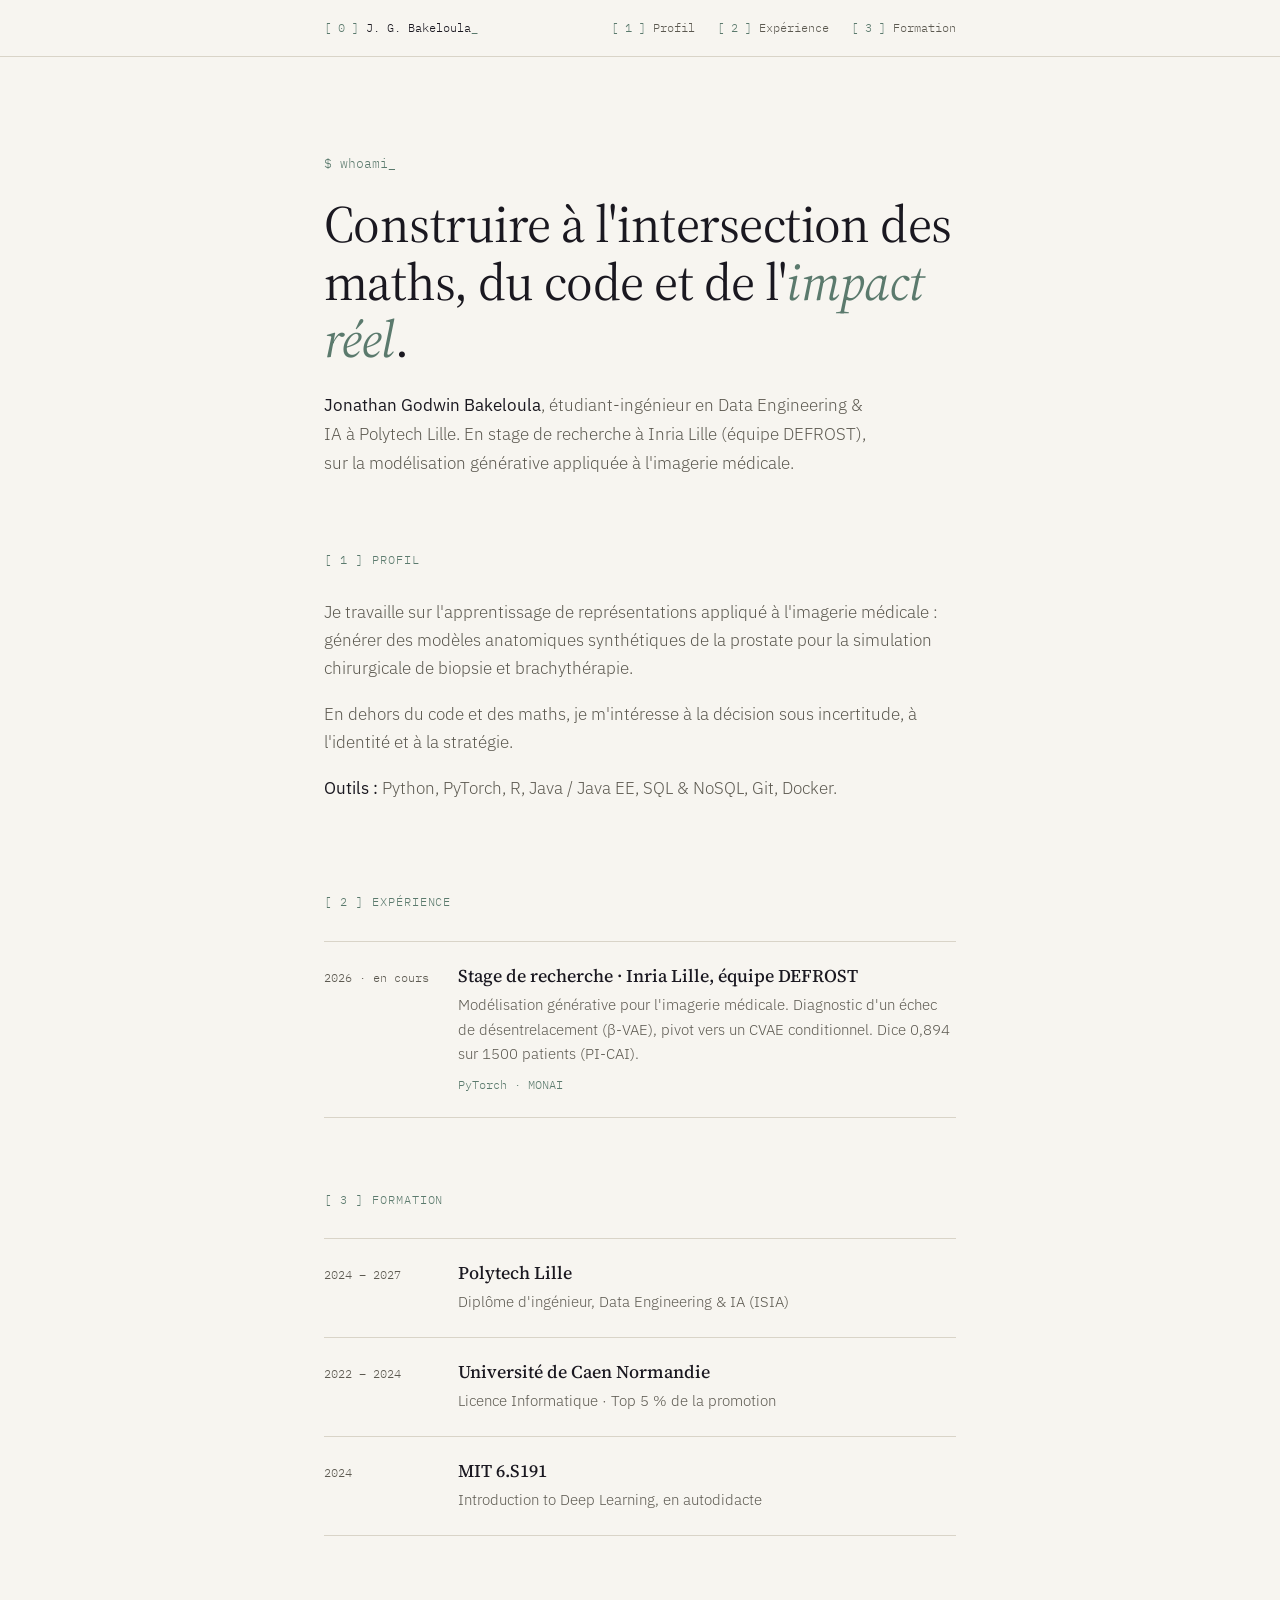
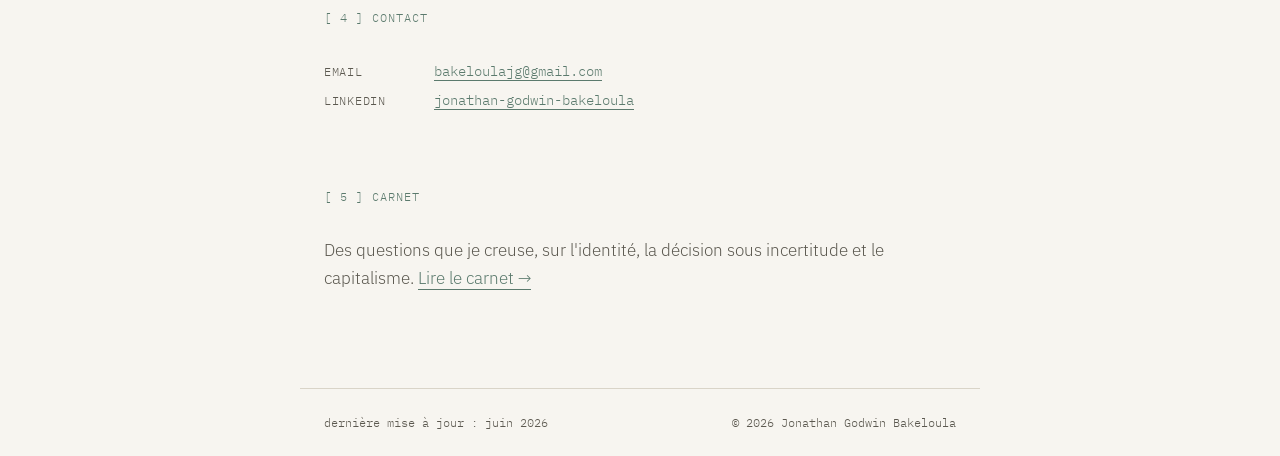
<file: index.html>
<!DOCTYPE html>
<html lang="fr">
<head>
<meta charset="UTF-8">
<meta name="viewport" content="width=device-width, initial-scale=1.0">
<title>Jonathan Godwin Bakeloula</title>
<link rel="preconnect" href="https://fonts.googleapis.com">
<link href="https://fonts.googleapis.com/css2?family=Source+Serif+4:ital,opsz,wght@0,8..60,300;0,8..60,400;0,8..60,500;1,8..60,400&family=IBM+Plex+Sans:wght@300;400;500&family=IBM+Plex+Mono:wght@400;500&display=swap" rel="stylesheet">
<style>
  :root {
    --bg: #F7F5F0;
    --text: #1A1820;
    --dim: #5C5950;
    --rule: #D9D4C8;
    --accent: #5B7A6D;
  }
  @media (prefers-color-scheme: dark) {
    :root { --bg: #0F0E13; --text: #E8E6E1; --dim: #9D9A93; --rule: #2A2832; --accent: #9FBFB2; }
  }

  * { margin: 0; padding: 0; box-sizing: border-box; }
  html { scroll-behavior: smooth; }
  body {
    background: var(--bg);
    color: var(--text);
    font-family: 'IBM Plex Sans', sans-serif;
    font-weight: 300;
    line-height: 1.7;
    -webkit-font-smoothing: antialiased;
  }
  a { color: inherit; text-decoration: none; }
  .mono, .idx { font-family: 'IBM Plex Mono', monospace; }
  .idx { color: var(--accent); }

  .cursor { color: var(--accent); animation: blink 1.1s steps(2) infinite; }
  @keyframes blink { 50% { opacity: 0; } }
  @media (prefers-reduced-motion: reduce) { .cursor { animation: none; } html { scroll-behavior: auto; } }

  nav {
    position: sticky; top: 0; z-index: 10;
    background: var(--bg);
    border-bottom: 1px solid var(--rule);
  }
  nav .in {
    max-width: 680px; margin: 0 auto; padding: 18px 24px;
    display: flex; justify-content: space-between; align-items: center; gap: 16px;
    font-family: 'IBM Plex Mono', monospace; font-size: 12px;
  }
  nav .links { display: flex; gap: 22px; }
  nav .links a { color: var(--dim); transition: color .2s; }
  nav .links a:hover { color: var(--accent); }
  @media (max-width: 560px) { nav .links a:not(:last-child) { display: none; } }

  main { max-width: 680px; margin: 0 auto; padding: 0 24px; }
  section { padding: 72px 0 0; }

  .label {
    font-family: 'IBM Plex Mono', monospace;
    font-size: 12px; letter-spacing: .08em; text-transform: uppercase;
    color: var(--accent); margin-bottom: 28px;
  }
  .label .idx { margin-right: 8px; }

  /* hero */
  .hero { padding-top: 96px; }
  .hero .prompt { font-family: 'IBM Plex Mono', monospace; font-size: 13px; color: var(--accent); margin-bottom: 20px; }
  h1 {
    font-family: 'Source Serif 4', serif; font-weight: 400;
    font-size: clamp(34px, 6vw, 52px); line-height: 1.1; letter-spacing: -.01em;
  }
  h1 em { font-style: italic; color: var(--accent); }
  .hero p { margin-top: 24px; color: var(--dim); font-size: 17px; max-width: 560px; }
  .hero p b { color: var(--text); font-weight: 400; }

  /* text */
  .prose p { font-size: 16.5px; color: var(--dim); margin-bottom: 18px; }
  .prose b { color: var(--text); font-weight: 400; }
  .prose a, .contact a { border-bottom: 1px solid var(--accent); color: var(--accent); }

  /* rows */
  .row {
    display: grid; grid-template-columns: 110px 1fr; gap: 24px;
    padding: 22px 0; border-top: 1px solid var(--rule);
  }
  .row:last-child { border-bottom: 1px solid var(--rule); }
  .row .when { font-family: 'IBM Plex Mono', monospace; font-size: 12px; color: var(--dim); padding-top: 4px; }
  .row h3 { font-family: 'Source Serif 4', serif; font-weight: 500; font-size: 18px; line-height: 1.3; }
  .row p { font-size: 14.5px; color: var(--dim); margin-top: 6px; }
  .row .stk { font-family: 'IBM Plex Mono', monospace; font-size: 11.5px; color: var(--accent); margin-top: 8px; display: block; }
  @media (max-width: 560px) { .row { grid-template-columns: 1fr; gap: 4px; } }

  .contact { font-family: 'IBM Plex Mono', monospace; font-size: 14px; line-height: 2.1; }
  .contact span { color: var(--dim); display: inline-block; width: 110px; font-size: 12px; text-transform: uppercase; letter-spacing: .06em; }

  footer {
    max-width: 680px; margin: 96px auto 0; padding: 24px;
    border-top: 1px solid var(--rule);
    display: flex; justify-content: space-between; flex-wrap: wrap; gap: 8px;
    font-family: 'IBM Plex Mono', monospace; font-size: 11.5px; color: var(--dim);
  }
  a:focus-visible { outline: 2px solid var(--accent); outline-offset: 3px; }
</style>
</head>
<body>

<nav><div class="in">
  <a href="#" class="name"><span class="idx">[ 0 ]</span> J. G. Bakeloula<span class="cursor">_</span></a>
  <div class="links">
    <a href="#profil"><span class="idx">[ 1 ]</span> Profil</a>
    <a href="#experience"><span class="idx">[ 2 ]</span> Expérience</a>
    <a href="#formation"><span class="idx">[ 3 ]</span> Formation</a>
  </div>
</div></nav>

<main>

<section class="hero">
  <div class="prompt">$ whoami<span class="cursor">_</span></div>
  <h1>Construire à l'intersection des maths, du code et de l'<em>impact réel</em>.</h1>
  <p><b>Jonathan Godwin Bakeloula</b>, étudiant-ingénieur en Data Engineering &amp; IA à Polytech Lille. En stage de recherche à Inria Lille (équipe DEFROST), sur la modélisation générative appliquée à l'imagerie médicale.</p>
</section>

<section id="profil">
  <div class="label"><span class="idx">[ 1 ]</span>Profil</div>
  <div class="prose">
    <p>Je travaille sur l'apprentissage de représentations appliqué à l'imagerie médicale : générer des modèles anatomiques synthétiques de la prostate pour la simulation chirurgicale de biopsie et brachythérapie.</p>
    <p>En dehors du code et des maths, je m'intéresse à la décision sous incertitude, à l'identité et à la stratégie.</p>
    <p><b>Outils :</b> Python, PyTorch, R, Java / Java EE, SQL &amp; NoSQL, Git, Docker.</p>
  </div>
</section>

<section id="experience">
  <div class="label"><span class="idx">[ 2 ]</span>Expérience</div>
  <div>
    <div class="row">
      <div class="when">2026 · en cours</div>
      <div>
        <h3>Stage de recherche · Inria Lille, équipe DEFROST</h3>
        <p>Modélisation générative pour l'imagerie médicale. Diagnostic d'un échec de désentrelacement (β-VAE), pivot vers un CVAE conditionnel. Dice 0,894 sur 1500 patients (PI-CAI).</p>
        <span class="stk">PyTorch · MONAI</span>
      </div>
    </div>
  </div>
</section>

<section id="formation">
  <div class="label"><span class="idx">[ 3 ]</span>Formation</div>
  <div>
    <div class="row">
      <div class="when">2024 – 2027</div>
      <div><h3>Polytech Lille</h3><p>Diplôme d'ingénieur, Data Engineering &amp; IA (ISIA)</p></div>
    </div>
    <div class="row">
      <div class="when">2022 – 2024</div>
      <div><h3>Université de Caen Normandie</h3><p>Licence Informatique · Top 5 % de la promotion</p></div>
    </div>
    <div class="row">
      <div class="when">2024</div>
      <div><h3>MIT 6.S191</h3><p>Introduction to Deep Learning, en autodidacte</p></div>
    </div>
  </div>
</section>

<section id="contact">
  <div class="label"><span class="idx">[ 4 ]</span>Contact</div>
  <div class="contact">
    <div><span>email</span><a href="mailto:bakeloulajg@gmail.com">bakeloulajg@gmail.com</a></div>
    <div><span>linkedin</span><a href="https://www.linkedin.com/in/jonathan-godwin-bakeloula/" target="_blank" rel="noopener">jonathan-godwin-bakeloula</a></div>
  </div>
</section>

<section id="carnet">
  <div class="label"><span class="idx">[ 5 ]</span>Carnet</div>
  <div class="prose"><p>Des questions que je creuse, sur l'identité, la décision sous incertitude et le capitalisme. <a href="carnet.html">Lire le carnet →</a></p></div>
</section>

</main>

<footer>
  <span>dernière mise à jour : juin 2026</span>
  <span>© 2026 Jonathan Godwin Bakeloula</span>
</footer>

</body>
</html>
</file>
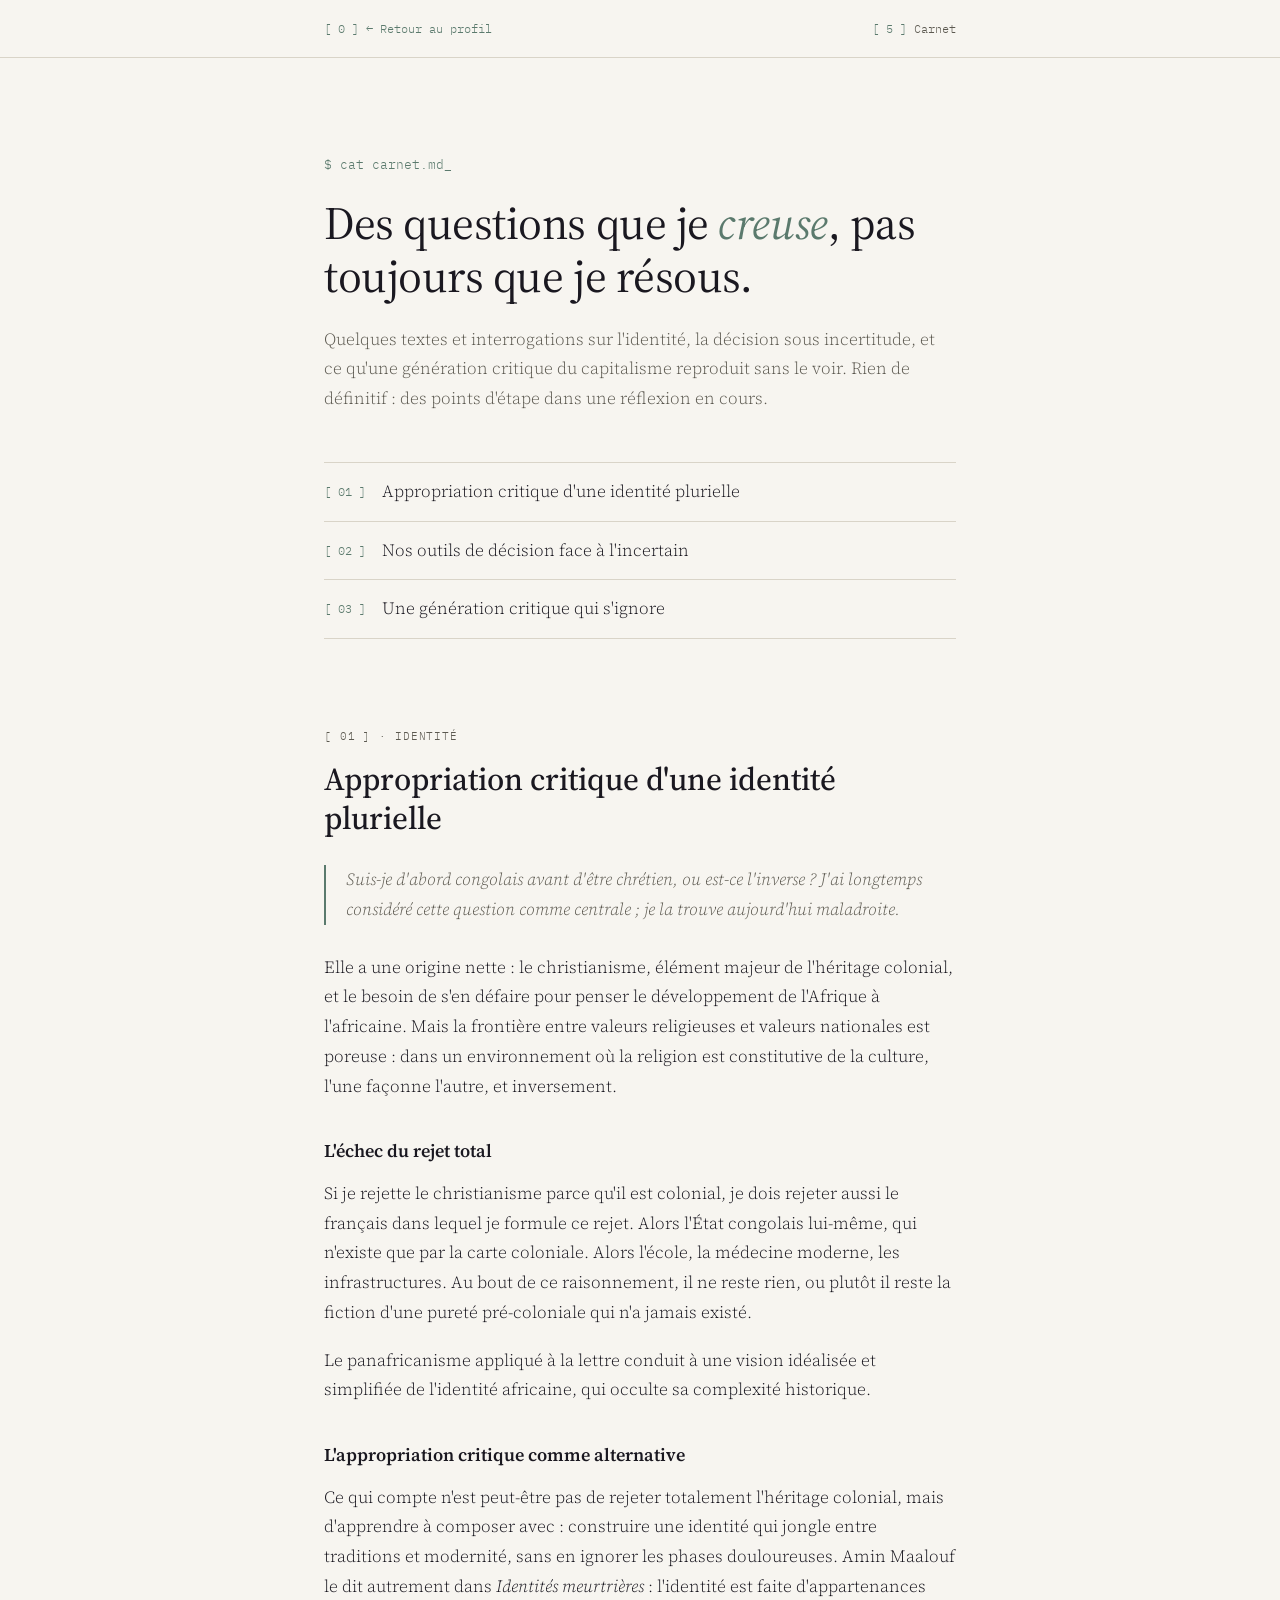
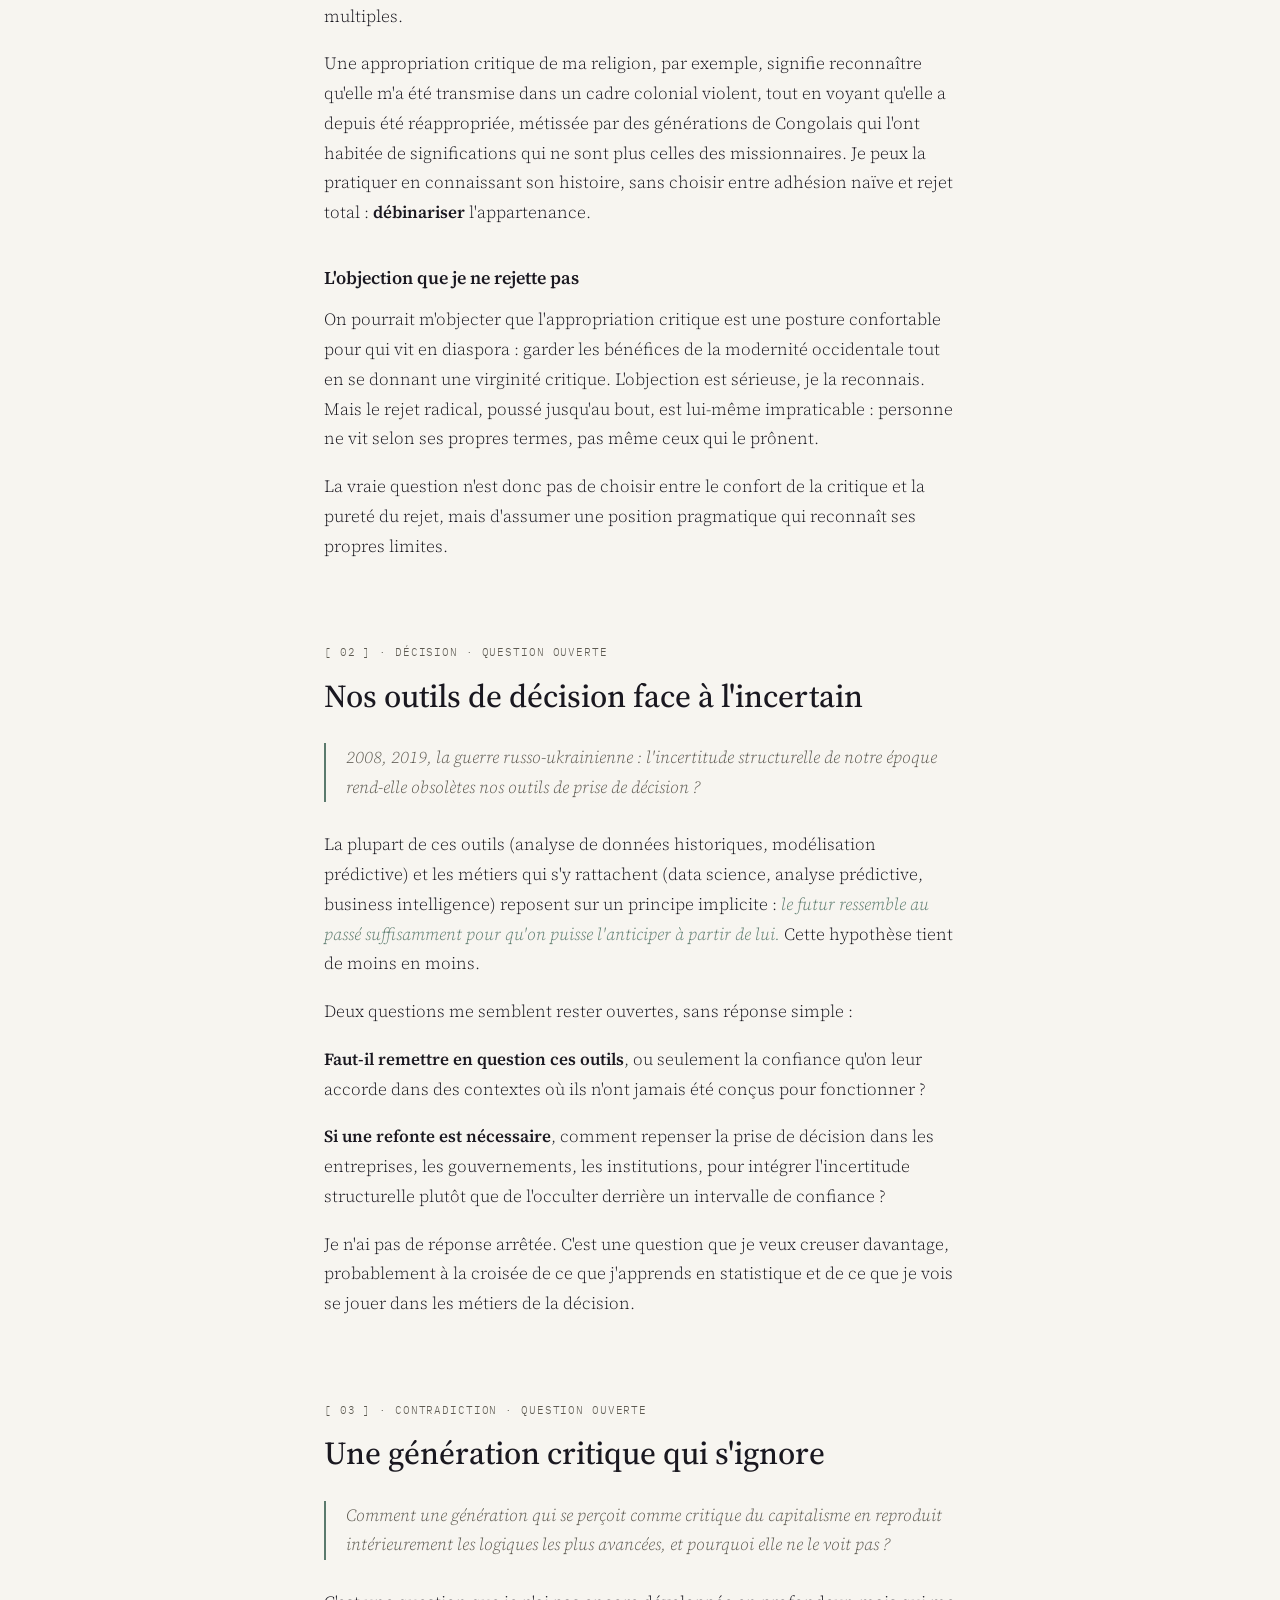
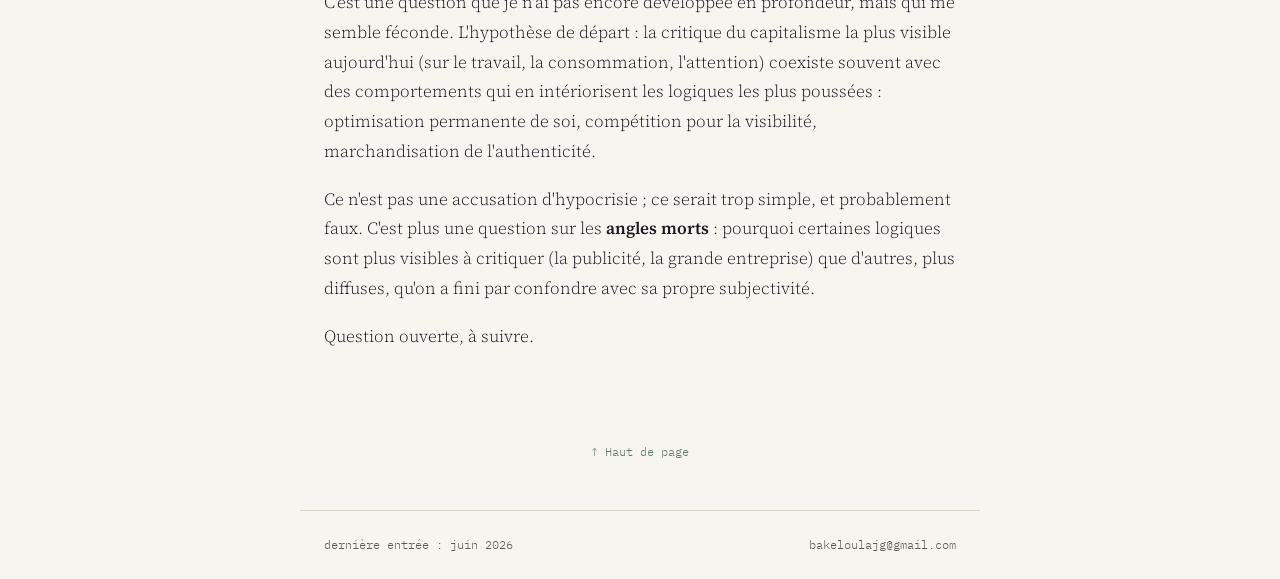
<file: carnet.html>
<!DOCTYPE html>
<html lang="fr">
<head>
<meta charset="UTF-8">
<meta name="viewport" content="width=device-width, initial-scale=1.0">
<title>Carnet · Jonathan Godwin Bakeloula</title>
<link rel="preconnect" href="https://fonts.googleapis.com">
<link href="https://fonts.googleapis.com/css2?family=Source+Serif+4:ital,opsz,wght@0,8..60,300;0,8..60,400;0,8..60,500;0,8..60,600;1,8..60,400&family=IBM+Plex+Sans:wght@300;400&family=IBM+Plex+Mono:wght@400;500&display=swap" rel="stylesheet">
<style>
  :root { --bg: #F7F5F0; --text: #1A1820; --dim: #5C5950; --rule: #D9D4C8; --accent: #5B7A6D; }
  @media (prefers-color-scheme: dark) {
    :root { --bg: #0F0E13; --text: #E8E6E1; --dim: #9D9A93; --rule: #2A2832; --accent: #9FBFB2; }
  }
  * { margin: 0; padding: 0; box-sizing: border-box; }
  html { scroll-behavior: smooth; }
  body { background: var(--bg); color: var(--text); font-family: 'Source Serif 4', serif; font-weight: 300; line-height: 1.75; -webkit-font-smoothing: antialiased; }
  a { color: var(--accent); text-decoration: none; }
  .idx { font-family: 'IBM Plex Mono', monospace; color: var(--accent); }
  .cursor { color: var(--accent); animation: blink 1.1s steps(2) infinite; }
  @keyframes blink { 50% { opacity: 0; } }
  @media (prefers-reduced-motion: reduce) { .cursor { animation: none; } html { scroll-behavior: auto; } }

  nav { position: sticky; top: 0; background: var(--bg); border-bottom: 1px solid var(--rule); }
  nav .in { max-width: 680px; margin: 0 auto; padding: 18px 24px; display: flex; justify-content: space-between; font-family: 'IBM Plex Mono', monospace; font-size: 12px; color: var(--dim); }
  nav a:hover { color: var(--accent); }

  main { max-width: 680px; margin: 0 auto; padding: 0 24px; }
  header { padding: 96px 0 48px; }
  header .prompt { font-family: 'IBM Plex Mono', monospace; font-size: 13px; color: var(--accent); margin-bottom: 20px; }
  h1 { font-weight: 400; font-size: clamp(32px, 5.5vw, 46px); line-height: 1.15; letter-spacing: -.01em; }
  h1 em { font-style: italic; color: var(--accent); }
  header p { margin-top: 22px; font-size: 17px; color: var(--dim); }

  .toc { border-top: 1px solid var(--rule); margin-bottom: 24px; }
  .toc a { display: flex; gap: 16px; padding: 14px 0; border-bottom: 1px solid var(--rule); color: var(--text); font-size: 17px; }
  .toc a:hover { color: var(--accent); }
  .toc .idx { font-size: 12px; padding-top: 4px; }

  article { padding: 64px 0 0; }
  article .eb { font-family: 'IBM Plex Mono', monospace; font-size: 11px; letter-spacing: .08em; text-transform: uppercase; color: var(--dim); margin-bottom: 14px; }
  article h2 { font-weight: 500; font-size: clamp(24px, 4vw, 32px); line-height: 1.2; margin-bottom: 28px; }
  article h3 { font-weight: 600; font-size: 18px; margin: 34px 0 12px; }
  article p { font-size: 17px; margin-bottom: 18px; }
  article p.lede { font-style: italic; color: var(--dim); border-left: 2px solid var(--accent); padding-left: 20px; margin-bottom: 28px; }
  article strong { font-weight: 600; }
  article .question { font-style: italic; color: var(--accent); }

  .top { text-align: center; padding: 72px 0 0; font-family: 'IBM Plex Mono', monospace; font-size: 12px; }
  footer { max-width: 680px; margin: 48px auto 0; padding: 24px; border-top: 1px solid var(--rule); display: flex; justify-content: space-between; flex-wrap: wrap; gap: 8px; font-family: 'IBM Plex Mono', monospace; font-size: 11.5px; color: var(--dim); }
  a:focus-visible { outline: 2px solid var(--accent); outline-offset: 3px; }
</style>
</head>
<body>

<nav><div class="in">
  <a href="index.html"><span class="idx">[ 0 ]</span> ← Retour au profil</a>
  <span><span class="idx">[ 5 ]</span> Carnet</span>
</div></nav>

<main>

<header>
  <div class="prompt">$ cat carnet.md<span class="cursor">_</span></div>
  <h1>Des questions que je <em>creuse</em>, pas toujours que je résous.</h1>
  <p>Quelques textes et interrogations sur l'identité, la décision sous incertitude, et ce qu'une génération critique du capitalisme reproduit sans le voir. Rien de définitif : des points d'étape dans une réflexion en cours.</p>
</header>

<div class="toc">
  <a href="#identite"><span class="idx">[ 01 ]</span>Appropriation critique d'une identité plurielle</a>
  <a href="#incertitude"><span class="idx">[ 02 ]</span>Nos outils de décision face à l'incertain</a>
  <a href="#capitalisme"><span class="idx">[ 03 ]</span>Une génération critique qui s'ignore</a>
</div>

<article id="identite">
  <div class="eb">[ 01 ] · Identité</div>
  <h2>Appropriation critique d'une identité plurielle</h2>
  <p class="lede">Suis-je d'abord congolais avant d'être chrétien, ou est-ce l'inverse ? J'ai longtemps considéré cette question comme centrale ; je la trouve aujourd'hui maladroite.</p>
  <p>Elle a une origine nette : le christianisme, élément majeur de l'héritage colonial, et le besoin de s'en défaire pour penser le développement de l'Afrique à l'africaine. Mais la frontière entre valeurs religieuses et valeurs nationales est poreuse : dans un environnement où la religion est constitutive de la culture, l'une façonne l'autre, et inversement.</p>
  <h3>L'échec du rejet total</h3>
  <p>Si je rejette le christianisme parce qu'il est colonial, je dois rejeter aussi le français dans lequel je formule ce rejet. Alors l'État congolais lui-même, qui n'existe que par la carte coloniale. Alors l'école, la médecine moderne, les infrastructures. Au bout de ce raisonnement, il ne reste rien, ou plutôt il reste la fiction d'une pureté pré-coloniale qui n'a jamais existé.</p>
  <p>Le panafricanisme appliqué à la lettre conduit à une vision idéalisée et simplifiée de l'identité africaine, qui occulte sa complexité historique.</p>
  <h3>L'appropriation critique comme alternative</h3>
  <p>Ce qui compte n'est peut-être pas de rejeter totalement l'héritage colonial, mais d'apprendre à composer avec : construire une identité qui jongle entre traditions et modernité, sans en ignorer les phases douloureuses. Amin Maalouf le dit autrement dans <em>Identités meurtrières</em> : l'identité est faite d'appartenances multiples.</p>
  <p>Une appropriation critique de ma religion, par exemple, signifie reconnaître qu'elle m'a été transmise dans un cadre colonial violent, tout en voyant qu'elle a depuis été réappropriée, métissée par des générations de Congolais qui l'ont habitée de significations qui ne sont plus celles des missionnaires. Je peux la pratiquer en connaissant son histoire, sans choisir entre adhésion naïve et rejet total : <strong>débinariser</strong> l'appartenance.</p>
  <h3>L'objection que je ne rejette pas</h3>
  <p>On pourrait m'objecter que l'appropriation critique est une posture confortable pour qui vit en diaspora : garder les bénéfices de la modernité occidentale tout en se donnant une virginité critique. L'objection est sérieuse, je la reconnais. Mais le rejet radical, poussé jusqu'au bout, est lui-même impraticable : personne ne vit selon ses propres termes, pas même ceux qui le prônent.</p>
  <p>La vraie question n'est donc pas de choisir entre le confort de la critique et la pureté du rejet, mais d'assumer une position pragmatique qui reconnaît ses propres limites.</p>
</article>

<article id="incertitude">
  <div class="eb">[ 02 ] · Décision · Question ouverte</div>
  <h2>Nos outils de décision face à l'incertain</h2>
  <p class="lede">2008, 2019, la guerre russo-ukrainienne : l'incertitude structurelle de notre époque rend-elle obsolètes nos outils de prise de décision ?</p>
  <p>La plupart de ces outils (analyse de données historiques, modélisation prédictive) et les métiers qui s'y rattachent (data science, analyse prédictive, business intelligence) reposent sur un principe implicite : <span class="question">le futur ressemble au passé suffisamment pour qu'on puisse l'anticiper à partir de lui.</span> Cette hypothèse tient de moins en moins.</p>
  <p>Deux questions me semblent rester ouvertes, sans réponse simple :</p>
  <p><strong>Faut-il remettre en question ces outils</strong>, ou seulement la confiance qu'on leur accorde dans des contextes où ils n'ont jamais été conçus pour fonctionner ?</p>
  <p><strong>Si une refonte est nécessaire</strong>, comment repenser la prise de décision dans les entreprises, les gouvernements, les institutions, pour intégrer l'incertitude structurelle plutôt que de l'occulter derrière un intervalle de confiance ?</p>
  <p>Je n'ai pas de réponse arrêtée. C'est une question que je veux creuser davantage, probablement à la croisée de ce que j'apprends en statistique et de ce que je vois se jouer dans les métiers de la décision.</p>
</article>

<article id="capitalisme">
  <div class="eb">[ 03 ] · Contradiction · Question ouverte</div>
  <h2>Une génération critique qui s'ignore</h2>
  <p class="lede">Comment une génération qui se perçoit comme critique du capitalisme en reproduit intérieurement les logiques les plus avancées, et pourquoi elle ne le voit pas ?</p>
  <p>C'est une question que je n'ai pas encore développée en profondeur, mais qui me semble féconde. L'hypothèse de départ : la critique du capitalisme la plus visible aujourd'hui (sur le travail, la consommation, l'attention) coexiste souvent avec des comportements qui en intériorisent les logiques les plus poussées : optimisation permanente de soi, compétition pour la visibilité, marchandisation de l'authenticité.</p>
  <p>Ce n'est pas une accusation d'hypocrisie ; ce serait trop simple, et probablement faux. C'est plus une question sur les <strong>angles morts</strong> : pourquoi certaines logiques sont plus visibles à critiquer (la publicité, la grande entreprise) que d'autres, plus diffuses, qu'on a fini par confondre avec sa propre subjectivité.</p>
  <p>Question ouverte, à suivre.</p>
</article>

<div class="top"><a href="#">↑ Haut de page</a></div>

</main>

<footer>
  <span>dernière entrée : juin 2026</span>
  <span>bakeloulajg@gmail.com</span>
</footer>

</body>
</html>
</file>
